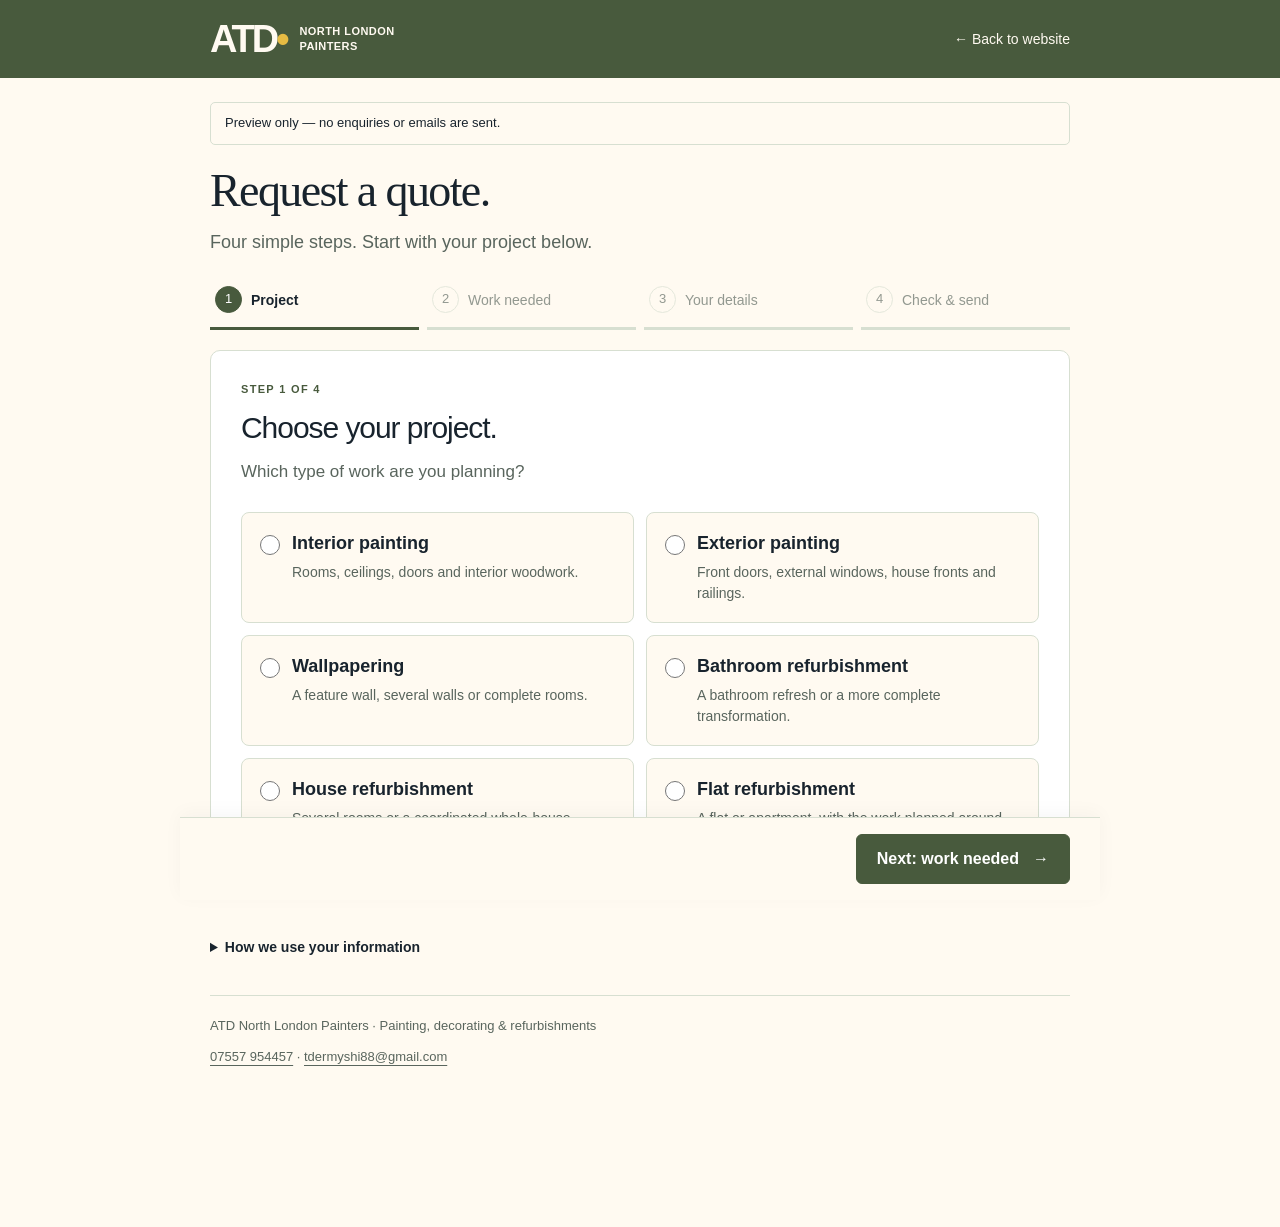
<file: booking.html>
<!doctype html>
<html lang="en-GB">
<head>
<meta charset="utf-8"><meta name="viewport" content="width=device-width,initial-scale=1">
<meta name="robots" content="noindex,nofollow"><meta name="theme-color" content="#18363b">
<title>Request a quote | ATD North London Painters</title>
<link rel="stylesheet" href="client-form.css?v=10">
<script src="client-config.js" defer></script><script src="enquiry-schema.js?v=5" defer></script><script src="client-form.js?v=nov19-14" defer></script><script src="client-extras.js?v=nov19-3" defer></script>
</head>
<body>
<a class="skip" href="#main">Skip to project form</a>
<header class="client-header"><a class="brand" href="https://atdnorthlondon.co.uk/" aria-label="Back to the ATD website"><strong>ATD<span>•</span></strong><span>NORTH LONDON<br>PAINTERS</span></a><a class="back-to-site" href="https://atdnorthlondon.co.uk/">← Back to website</a></header>
<main id="main">
<div id="previewNotice" class="notice" role="status">Preview only — no enquiries or emails are sent.</div>
<section id="verificationPanel" class="panel hidden" aria-labelledby="verificationTitle"><p class="eyebrow">YOUR EMAIL CONFIRMATION</p><h2 id="verificationTitle">Confirming your email</h2><p id="verificationStatus" role="status"></p><a class="button secondary" href="./booking.html">Start another enquiry</a></section>
<section id="enquiryPanel">
<div class="intro"><p class="eyebrow">YOUR ATD QUOTATION</p><h1>Request a quote.</h1><p>Four simple steps. Start with your project below.</p></div>
<nav class="step-navigation" aria-label="Quote form progress"><ol class="steps"><li aria-current="step"><button type="button" data-progress-step="0"><span>1</span><strong>Project</strong></button></li><li><button type="button" data-progress-step="1" disabled><span>2</span><strong>Work needed</strong></button></li><li><button type="button" data-progress-step="2" disabled><span>3</span><strong>Your details</strong></button></li><li><button type="button" data-progress-step="3" disabled><span>4</span><strong>Check & send</strong></button></li></ol></nav>
<div id="projectContext" class="project-context hidden" aria-live="polite"></div><form id="bookingForm" novalidate><input id="request-quote" name="request_type" type="hidden" value="quote"><div id="formError" class="form-error hidden" role="alert" tabindex="-1"></div>
<section class="form-step" data-step="0" aria-labelledby="stepTitle0"><div class="step-head"><p class="eyebrow">STEP 1 OF 4</p><h2 id="stepTitle0" tabindex="-1">Choose your project.</h2><p>Which type of work are you planning?</p></div>
<input id="service" type="hidden"><fieldset class="project-choices"><legend>Choose your project</legend><div class="project-choice-grid"><label class="project-choice" for="project-painting-decorating"><input id="project-painting-decorating" name="service_choice" type="radio" value="painting-decorating" data-service-choice required><span><strong>Interior painting</strong><small>Rooms, ceilings, doors and interior woodwork.</small></span></label><label class="project-choice" for="project-exterior-painting"><input id="project-exterior-painting" name="service_choice" type="radio" value="exterior-painting" data-service-choice required><span><strong>Exterior painting</strong><small>Front doors, external windows, house fronts and railings.</small></span></label><label class="project-choice" for="project-wallpapering"><input id="project-wallpapering" name="service_choice" type="radio" value="wallpapering" data-service-choice required><span><strong>Wallpapering</strong><small>A feature wall, several walls or complete rooms.</small></span></label><label class="project-choice" for="project-bathroom-refurbishments"><input id="project-bathroom-refurbishments" name="service_choice" type="radio" value="bathroom-refurbishments" data-service-choice required><span><strong>Bathroom refurbishment</strong><small>A bathroom refresh or a more complete transformation.</small></span></label><label class="project-choice" for="project-full-refurbishments"><input id="project-full-refurbishments" name="service_choice" type="radio" value="full-refurbishments" data-service-choice required><span><strong>House refurbishment</strong><small>Several rooms or a coordinated whole-house project.</small></span></label><label class="project-choice" for="project-full-flat-refurbishment"><input id="project-full-flat-refurbishment" name="service_choice" type="radio" value="full-flat-refurbishment" data-service-choice required><span><strong>Flat refurbishment</strong><small>A flat or apartment, with the work planned around your space.</small></span></label></div></fieldset>

</section>
<section class="form-step hidden" data-step="1" aria-labelledby="stepTitle1"><div class="step-head"><p class="eyebrow">STEP 2 OF 4</p><h2 id="stepTitle1" tabindex="-1">What work do you need?</h2><p>Select the work you would like done. Extra details are optional and can be discussed later.</p></div><div id="serviceFields"></div><div class="field"><label for="project_notes">Anything else we should know? <span>(optional)</span></label><textarea id="project_notes" rows="3" maxlength="1800" placeholder="Your priorities, anything unusual, or questions for Landi…"></textarea></div></section>
<section class="form-step hidden" data-step="2" aria-labelledby="stepTitle2"><div class="step-head"><p class="eyebrow">STEP 3 OF 4</p><h2 id="stepTitle2" tabindex="-1">How can we reach you?</h2><p>These details let us review your project and contact you about your quotation. Fields marked * are required.</p></div>
<div class="fields two"><div class="field"><label for="customer_name">Full name *</label><input id="customer_name" autocomplete="name" maxlength="150" required></div><div class="field"><label for="customer_phone">Phone number *</label><input id="customer_phone" type="tel" inputmode="tel" autocomplete="tel" maxlength="30" required></div><div class="field full"><label for="customer_email">Email address *</label><input id="customer_email" type="email" autocomplete="email" maxlength="254" required><small>Use an address where ATD can reply to you.</small></div><div class="field full"><label for="property_address">Full property address *</label><textarea id="property_address" rows="2" autocomplete="street-address" maxlength="450" placeholder="Building number or name, street, town / city" required></textarea></div><div class="field"><label for="property_postcode">Property postcode *</label><input id="property_postcode" autocomplete="postal-code" maxlength="10" required></div></div><details class="optional-details"><summary>Property, timing & materials <span>Optional — add what you know</span></summary><div class="fields two"><div class="field"><label for="property_type">Property type</label><select id="property_type"><option>Not sure</option><option>House</option><option>Flat / apartment</option><option>Maisonette</option><option>Commercial property</option><option>Other</option></select></div><div class="field"><label for="occupancy">Will the property be occupied?</label><select id="occupancy"><option>Not sure yet</option><option>Occupied during the work</option><option>Vacant during the work</option><option>Some rooms occupied / phased work</option></select></div><div class="field"><label for="preferred_date">Preferred start date <span>(optional)</span></label><input id="preferred_date" type="date"></div><div class="field full"><label for="timing">Timing or deadline <span>(optional)</span></label><input id="timing" maxlength="200" placeholder="Flexible, a preferred month, or a deadline to discuss"></div><div class="field full"><label for="access">Access, floor and lift details <span>(optional)</span></label><input id="access" maxlength="250" placeholder="For example: second-floor flat, lift available"></div><div class="field full"><label for="parking">Parking / loading arrangements <span>(optional)</span></label><input id="parking" maxlength="200"></div><div class="field"><label for="materials">Who will supply materials?</label><select id="materials"><option>Discuss with ATD</option><option>I will supply the materials</option><option>Please include materials in the quotation</option><option>A mixture — to agree</option></select></div><div class="field"><label for="budget">Indicative budget <span>(optional)</span></label><input id="budget" maxlength="100" placeholder="A range or ‘to discuss’"></div></div>
</details><label class="check-row"><input id="labour_offer" type="checkbox"><span>Please include the 10% labour offer.<small>Materials excluded. The saving will be shown in your written quotation.</small></span></label>
<div class="help-box"><strong>Photos help us understand the work.</strong><p>You can send project photos separately on <a href="https://wa.me/447557954457" target="_blank" rel="noopener noreferrer">WhatsApp</a>. Include your name so we can match them to your enquiry. After sending your enquiry, you can also attach up to four photos directly to your private enquiry page.</p></div>
</section>
<section class="form-step hidden" data-step="3" aria-labelledby="stepTitle3"><div class="step-head"><p class="eyebrow">STEP 4 OF 4</p><h2 id="stepTitle3" tabindex="-1">Check your quote request.</h2><p>Check the summary below. Use Edit to change a section without starting again.</p></div><div class="review-section-head"><h3>Your contact details</h3><button class="text-button" type="button" data-edit-step="2">Edit contact details</button></div><div id="reviewContact" class="review-contact"></div><div class="review-section-head"><h3>Your project</h3><button class="text-button" type="button" data-edit-step="1">Edit project details</button></div><button class="text-button review-service-edit" type="button" data-edit-step="0">Change project type</button><div id="reviewScope" class="review-scope"></div><div class="notice"><strong>Ready for ATD to review:</strong> send your request and we will contact you about the next step. No email confirmation is needed. Please check your contact details carefully.</div><p class="small-print">This is an enquiry, not a confirmed booking. Work, price, materials and payment arrangements must be agreed in writing.</p>
</section>
<div class="honeypot" aria-hidden="true"><label for="website">Leave this field empty</label><input id="website" autocomplete="off" tabindex="-1"></div>
<div id="submitStatus" class="notice hidden" role="status"></div>
<div class="form-actions"><button type="button" id="backBtn" class="button secondary hidden">← Back</button><button type="button" id="nextBtn" class="button">Next: work needed <span aria-hidden="true">→</span></button><button type="submit" id="submitBtn" class="button hidden">Send quote request <span aria-hidden="true">↗</span></button></div>
<noscript><p class="notice">This guided form needs JavaScript. Call <a href="tel:+447557954457">07557 954457</a> or email <a href="mailto:tdermyshi88@gmail.com">tdermyshi88@gmail.com</a> to discuss your project.</p></noscript>
</form>
</section>
<section class="privacy-note"><details><summary>How we use your information</summary><p>AT DERMYSHI LTD, trading as ATD North London Painters, uses the details you send to assess your project, respond and prepare a quotation. This does not sign you up for marketing. The enquiry system uses Supabase and an email delivery provider. Photos you send separately through WhatsApp are handled through that service.</p><p>Contact <a href="mailto:tdermyshi88@gmail.com">tdermyshi88@gmail.com</a> about your data or rights. Registered office: 94 Lausanne Road, London, England, N8 0HP. Company number 16124001.</p><a id="privacyLink" class="hidden">Read the privacy notice ↗</a></details></section>
<section id="legacyTracking" class="panel hidden"><h2>Check an existing request</h2><p>Use the private code from your existing tracking link. This does not confirm a new enquiry.</p><form id="statusForm"><label for="trackingToken">Private tracking code</label><input id="trackingToken" autocomplete="off" minlength="64" maxlength="64" pattern="[a-fA-F0-9]{64}" required><button class="button secondary" type="submit">Check request</button></form><pre id="trackingStatus" class="notice hidden" role="status"></pre></section>
<footer><p>ATD North London Painters · Painting, decorating & refurbishments</p><p><a href="tel:+447557954457">07557 954457</a> · <a href="mailto:tdermyshi88@gmail.com">tdermyshi88@gmail.com</a></p></footer>
</main>
</body></html>
</file>
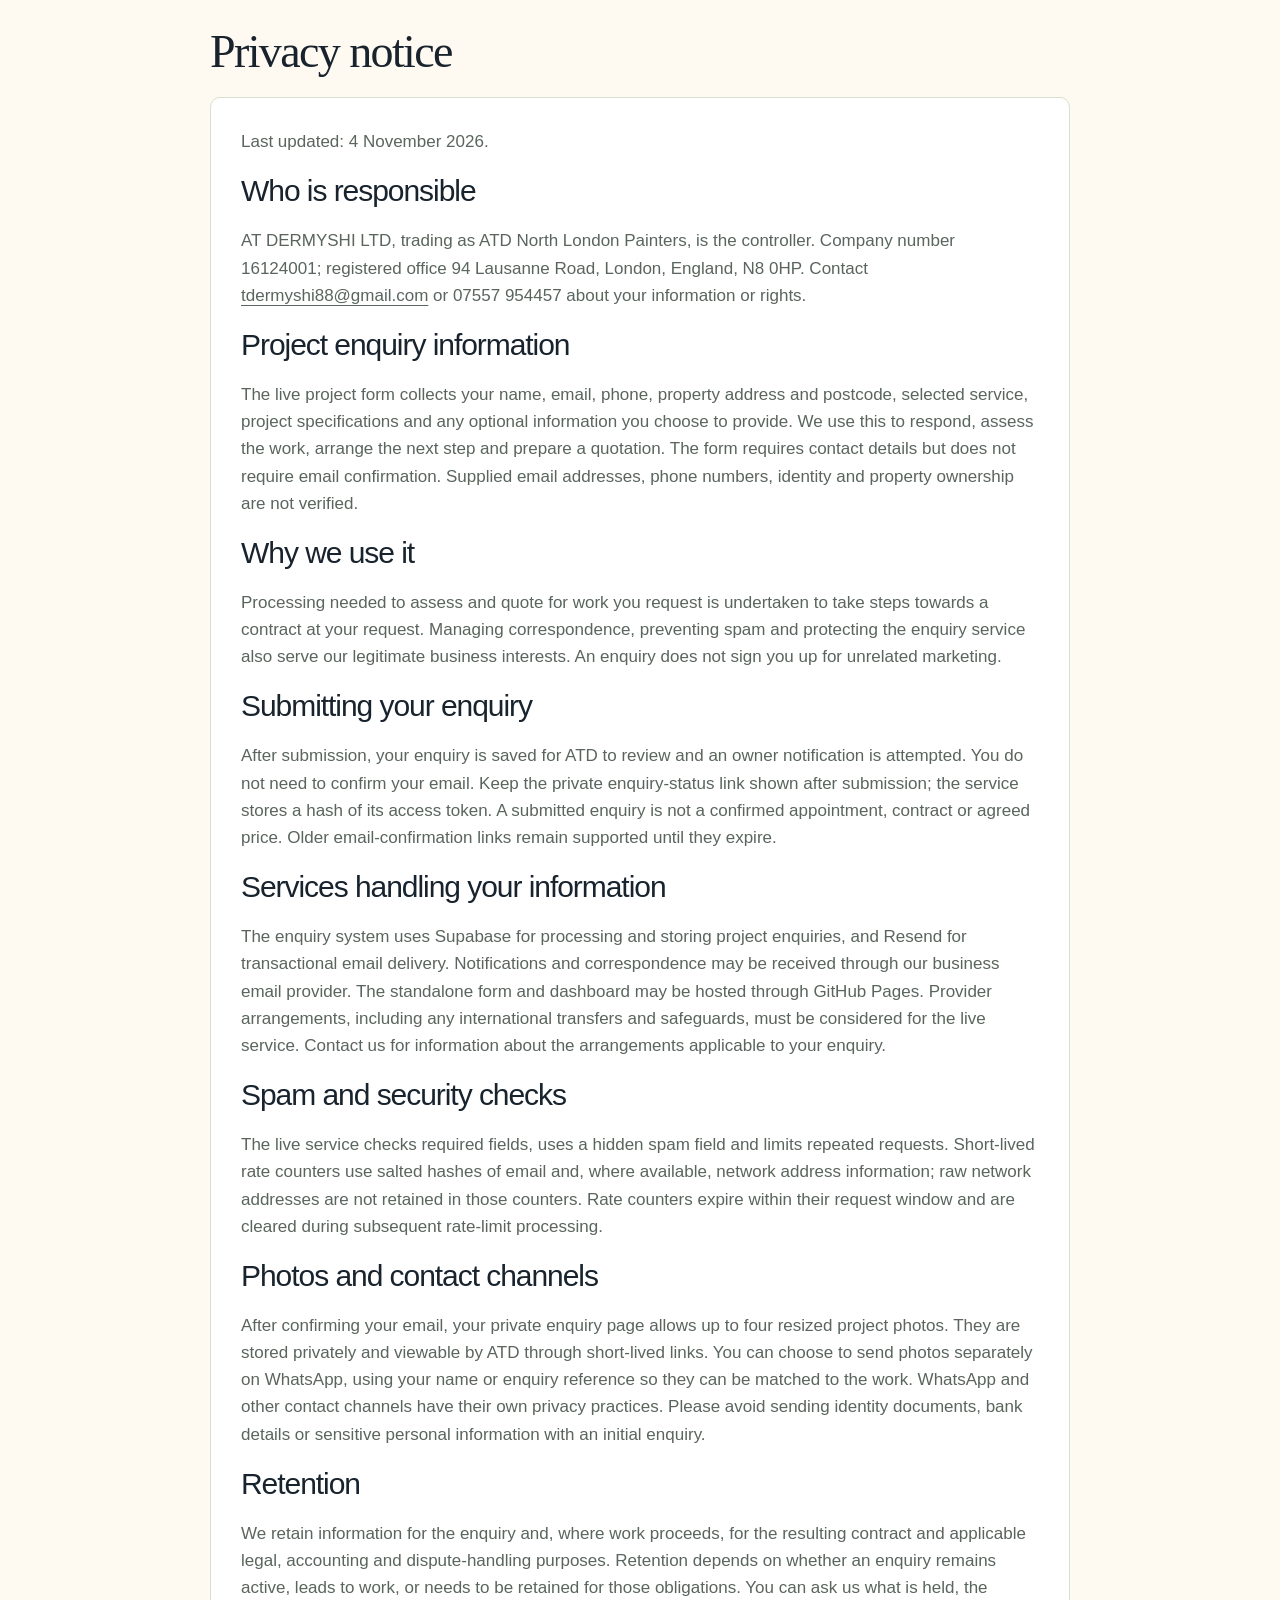
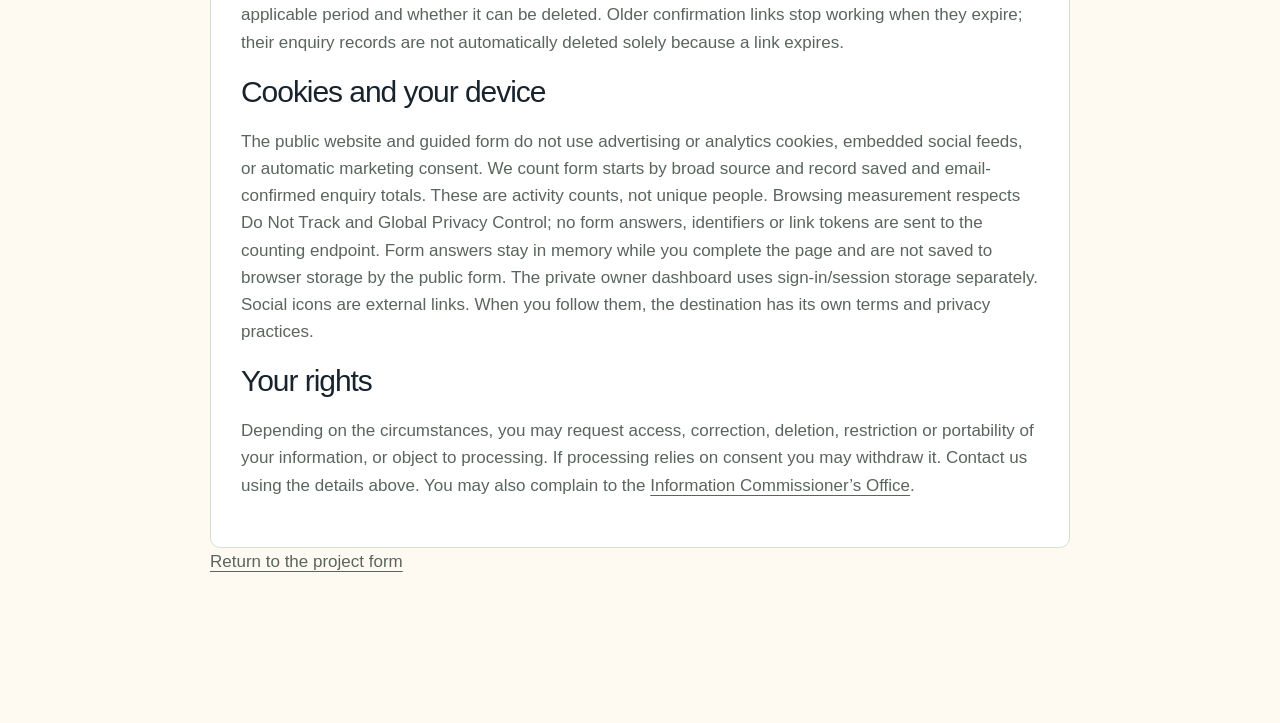
<file: privacy.html>
<!doctype html><html lang="en-GB"><head><meta charset="utf-8"><meta name="viewport" content="width=device-width,initial-scale=1"><meta name="robots" content="noindex,nofollow"><title>Privacy | ATD project enquiries</title><link rel="stylesheet" href="client-form.css"></head><body><main><h1>Privacy notice</h1><article class="panel"><p>Last updated: 4 November 2026.</p><h2>Who is responsible</h2><p>AT DERMYSHI LTD, trading as ATD North London Painters, is the controller. Company number 16124001; registered office 94 Lausanne Road, London, England, N8 0HP. Contact <a href="mailto:tdermyshi88@gmail.com">tdermyshi88@gmail.com</a> or 07557 954457 about your information or rights.</p><h2>Project enquiry information</h2><p>The live project form collects your name, email, phone, property address and postcode, selected service, project specifications and any optional information you choose to provide. We use this to respond, assess the work, arrange the next step and prepare a quotation. The form requires contact details but does not require email confirmation. Supplied email addresses, phone numbers, identity and property ownership are not verified.</p><h2>Why we use it</h2><p>Processing needed to assess and quote for work you request is undertaken to take steps towards a contract at your request. Managing correspondence, preventing spam and protecting the enquiry service also serve our legitimate business interests. An enquiry does not sign you up for unrelated marketing.</p><h2>Submitting your enquiry</h2><p>After submission, your enquiry is saved for ATD to review and an owner notification is attempted. You do not need to confirm your email. Keep the private enquiry-status link shown after submission; the service stores a hash of its access token. A submitted enquiry is not a confirmed appointment, contract or agreed price. Older email-confirmation links remain supported until they expire.</p><h2>Services handling your information</h2><p>The enquiry system uses Supabase for processing and storing project enquiries, and Resend for transactional email delivery. Notifications and correspondence may be received through our business email provider. The standalone form and dashboard may be hosted through GitHub Pages. Provider arrangements, including any international transfers and safeguards, must be considered for the live service. Contact us for information about the arrangements applicable to your enquiry.</p><h2>Spam and security checks</h2><p>The live service checks required fields, uses a hidden spam field and limits repeated requests. Short-lived rate counters use salted hashes of email and, where available, network address information; raw network addresses are not retained in those counters. Rate counters expire within their request window and are cleared during subsequent rate-limit processing.</p><h2>Photos and contact channels</h2><p>After confirming your email, your private enquiry page allows up to four resized project photos. They are stored privately and viewable by ATD through short-lived links. You can choose to send photos separately on WhatsApp, using your name or enquiry reference so they can be matched to the work. WhatsApp and other contact channels have their own privacy practices. Please avoid sending identity documents, bank details or sensitive personal information with an initial enquiry.</p><h2>Retention</h2><p>We retain information for the enquiry and, where work proceeds, for the resulting contract and applicable legal, accounting and dispute-handling purposes. Retention depends on whether an enquiry remains active, leads to work, or needs to be retained for those obligations. You can ask us what is held, the applicable period and whether it can be deleted. Older confirmation links stop working when they expire; their enquiry records are not automatically deleted solely because a link expires.</p><h2>Cookies and your device</h2><p>The public website and guided form do not use advertising or analytics cookies, embedded social feeds, or automatic marketing consent. We count form starts by broad source and record saved and email-confirmed enquiry totals. These are activity counts, not unique people. Browsing measurement respects Do Not Track and Global Privacy Control; no form answers, identifiers or link tokens are sent to the counting endpoint. Form answers stay in memory while you complete the page and are not saved to browser storage by the public form. The private owner dashboard uses sign-in/session storage separately. Social icons are external links. When you follow them, the destination has its own terms and privacy practices.</p><h2>Your rights</h2><p>Depending on the circumstances, you may request access, correction, deletion, restriction or portability of your information, or object to processing. If processing relies on consent you may withdraw it. Contact us using the details above. You may also complain to the <a href="https://ico.org.uk/make-a-complaint/">Information Commissioner’s Office</a>.</p></article><p><a href="booking.html">Return to the project form</a></p></main></body></html>
</file>
<file: client-form.css>
:root{--ink:#18232d;--paper:#fffaf1;--olive:#485a3d;--accent:#e6bb43;--muted:#59655d;--line:#d7dfd1;--soft:#eef2e6;--error:#9b2922}
*{box-sizing:border-box}body{margin:0;background:var(--paper);color:var(--ink);font:17px/1.6 Arial,Helvetica,sans-serif}a{color:inherit;text-underline-offset:4px}button,input,select,textarea{font:inherit}button{cursor:pointer}[hidden],.hidden{display:none!important}:focus-visible{outline:3px solid #9c8137;outline-offset:4px}.skip{position:fixed;top:-100px;left:15px;padding:10px;background:var(--ink);color:white;z-index:100}.skip:focus{top:10px}
.client-header{background:var(--olive);color:var(--paper);padding:20px max(24px,calc((100% - 860px)/2));display:flex;align-items:center;justify-content:space-between;gap:18px}.brand{text-decoration:none;display:flex;align-items:center;gap:13px}.brand>strong{font-size:38px;letter-spacing:-.08em;line-height:1}.brand>strong span{color:var(--accent)}.brand>span{font-size:11px;font-weight:700;letter-spacing:.04em;line-height:1.4}.back-to-site{font-size:14px;text-decoration:none;white-space:nowrap}
main{max-width:920px;margin:0 auto;padding:24px 30px 130px}.intro{padding:24px 0 20px}.eyebrow{font-size:11px;font-weight:700;letter-spacing:.12em;line-height:1.6;margin:0 0 12px}h1,h2,h3,h4{font-weight:400;line-height:1.2;letter-spacing:-.035em;margin:0 0 18px}h1{font-family:Georgia,serif;font-size:46px}h2{font-size:30px}h3{font-size:23px}h4{font-size:19px}p{margin:0 0 18px;color:var(--muted)}.intro p:last-child{font-size:18px;max-width:660px;margin:0}.step-navigation{margin-bottom:20px}.steps{list-style:none;margin:0;padding:0;display:grid;grid-template-columns:repeat(4,minmax(0,1fr));gap:8px}.steps li{border-bottom:3px solid var(--line)}.steps button{display:flex;align-items:center;gap:9px;width:100%;padding:12px 5px;border:0;background:none;color:var(--muted);min-height:54px;text-align:left;font-size:14px}.steps button>span{display:flex;align-items:center;justify-content:center;border:1px solid var(--line);border-radius:50%;width:27px;height:27px;flex-shrink:0;font-size:13px}.steps button strong{font-weight:400}.steps button:disabled{cursor:default;opacity:.65}.steps li[aria-current=step]{border-color:var(--olive)}.steps li[aria-current=step] button{color:var(--ink)}.steps li[aria-current=step] strong{font-weight:700}.steps li[aria-current=step] span,.steps li.is-complete span{background:var(--olive);border-color:var(--olive);color:white}.steps li.is-complete{border-color:var(--olive)}
.project-context{padding:10px 15px;border-left:3px solid var(--olive);background:var(--soft);font-size:15px;margin-bottom:18px;font-weight:700}.form-step,.panel{border:1px solid var(--line);padding:30px;background:white;border-radius:10px}.step-head{margin-bottom:26px}.step-head .eyebrow{color:var(--olive)}.step-head h2{margin-bottom:12px}.step-head p:last-child{margin:0;max-width:650px;font-size:17px}.project-choices{border:0;margin:0;padding:0}.project-choices>legend{font-size:16px;font-weight:700;margin-bottom:16px}.project-choice-grid{display:grid;grid-template-columns:repeat(2,minmax(0,1fr));gap:12px}.project-choice{display:flex;gap:12px;align-items:flex-start;border:1px solid var(--line);border-radius:8px;padding:18px;background:var(--paper);cursor:pointer}.project-choice input{flex-shrink:0;width:20px;height:20px;min-height:0;margin:4px 0 0;accent-color:var(--olive)}.project-choice strong{font-size:18px;line-height:1.35;display:block}.project-choice small{font-size:14px;line-height:1.5;display:block;margin-top:7px;color:var(--muted)}.project-choice:has(input:checked){border-color:var(--olive);box-shadow:inset 0 0 0 1px var(--olive);background:var(--soft)}.project-choice:focus-within{outline:3px solid #9c8137;outline-offset:3px}
.fields{display:grid;gap:0 20px}.fields.two{grid-template-columns:repeat(2,minmax(0,1fr))}.full{grid-column:1/-1}.field{margin:0 0 22px;min-width:0}.field>label,legend{display:block;font-size:16px;font-weight:700;line-height:1.5;margin:0 0 8px}.field>label span{font-size:14px;font-weight:400}.field small,.check-row small{display:block;font-size:14px;line-height:1.5;color:var(--muted);margin-top:7px}input,select,textarea{width:100%;padding:13px 14px;border:1px solid #a8b9ac;border-radius:6px;background:white;color:var(--ink);font-size:17px;min-height:50px}textarea{resize:vertical}input[aria-invalid=true],select[aria-invalid=true],textarea[aria-invalid=true]{border:2px solid var(--error)}select{appearance:none;-webkit-appearance:none;min-width:0;max-width:100%;padding-right:38px;background-image:url("data:image/svg+xml,%3Csvg xmlns='http://www.w3.org/2000/svg' width='16' height='10' viewBox='0 0 16 10'%3E%3Cpath d='m2 2 6 6 6-6' fill='none' stroke='%23485a3d' stroke-width='2'/%3E%3C/svg%3E");background-repeat:no-repeat;background-position:right 13px center;background-size:16px 10px;line-height:1.4}.field-group{font-size:19px;grid-column:1/-1;padding-top:6px;letter-spacing:0}
.item-card{border:1px solid var(--line);border-radius:8px;background:var(--paper);margin-bottom:16px;scroll-margin-top:20px}.item-summary{display:flex;align-items:center;gap:12px;list-style:none;padding:17px 19px;cursor:pointer}.item-summary::-webkit-details-marker{display:none}.item-number{display:flex;width:28px;height:28px;flex-shrink:0;align-items:center;justify-content:center;background:var(--olive);border-radius:50%;color:white;font-size:14px}.item-summary strong{font-size:18px;line-height:1.4;letter-spacing:0;overflow-wrap:anywhere}.item-toggle{margin-left:auto;font-size:14px;color:var(--olive);text-decoration:underline}.item-card[open]>.item-summary{border-bottom:1px solid var(--line)}.item-card[open]>.item-summary .item-toggle{font-size:0}.item-card[open]>.item-summary .item-toggle:after{content:'−';font-size:22px;text-decoration:none}.item-content{padding:22px}.item-head{display:flex;gap:12px;align-items:start;justify-content:space-between;margin-bottom:18px}.item-head p{font-size:15px;margin:0}.item-head button{padding:0 4px;min-height:36px;border:0;background:none;text-decoration:underline;color:var(--error);font-size:14px}.item-head button:disabled{display:none}.item-empty{font-size:15px;margin-bottom:15px}.item-done{font-size:14px!important;min-height:44px!important;margin-top:8px}.add-item{margin:4px 0 25px;width:100%;border-style:dashed!important}
.optional-details{border:1px solid var(--line);border-radius:6px;padding:0 17px;margin:0 0 22px;background:var(--paper)}.optional-details>summary{font-size:16px;font-weight:700;padding:16px 0;cursor:pointer;line-height:1.4}.optional-details>summary span{font-size:14px;font-weight:400;display:block;margin-top:4px;color:var(--muted)}.optional-details[open]>summary{border-bottom:1px solid var(--line);margin-bottom:20px}.checks{margin:0 0 24px;padding:0;border:0}.check-grid{display:grid;grid-template-columns:1fr 1fr;gap:10px}.check-row{display:flex;gap:11px;align-items:flex-start;font-size:16px;line-height:1.5;margin:18px 0}.check-row input{flex-shrink:0;width:21px;height:21px;min-height:0;margin:2px 0 0;accent-color:var(--olive)}.check-grid .check-row{margin:0;padding:12px;border:1px solid var(--line);border-radius:6px;background:var(--paper)}
.help-box,.notice{padding:17px 19px;border-left:3px solid var(--olive);background:var(--soft);margin:22px 0;font-size:15px;overflow-wrap:anywhere}.help-box strong{display:block;margin-bottom:6px}.help-box p{font-size:15px;margin:0}#previewNotice{margin:0;padding:10px 14px;font-size:13px;border:1px solid var(--line);border-radius:5px;background:var(--paper)}.button{display:inline-flex;align-items:center;justify-content:center;gap:14px;min-height:50px;padding:13px 20px;border:1px solid var(--olive);border-radius:6px;background:var(--olive);color:white;font-size:16px;font-weight:700;line-height:1.4;text-decoration:none}.button.secondary{background:white;color:var(--olive)}.button:hover{background:var(--ink);color:white}.button:disabled{opacity:.6;cursor:wait}.form-actions{position:fixed;left:50%;bottom:0;transform:translateX(-50%);width:min(100%,920px);display:flex;justify-content:space-between;align-items:center;gap:16px;padding:16px 30px max(16px,env(safe-area-inset-bottom));background:var(--paper);border-top:1px solid var(--line);box-shadow:0 -4px 18px #18232d09;z-index:20}.form-actions>#nextBtn,.form-actions>#submitBtn{margin-left:auto}.form-error{color:var(--error);border:1px solid var(--error);background:#fff5f3;padding:16px;margin-bottom:20px;border-radius:6px;font-size:16px}
.review-section-head{display:flex;align-items:center;justify-content:space-between;gap:14px;margin:24px 0 12px;flex-wrap:wrap}.review-section-head h3{font-size:22px;margin:0}.review-contact{padding:18px;border:1px solid var(--line);border-radius:6px;white-space:pre-line;font-size:16px;overflow-wrap:anywhere}.text-button{border:0;background:none;color:var(--olive);font-size:15px;font-weight:700;min-height:42px;padding:5px 0;text-decoration:underline;text-underline-offset:4px;text-align:left}.review-service-edit{margin-bottom:12px}.review-scope{overflow-wrap:anywhere}.review-block{padding:18px;border:1px solid var(--line);border-radius:6px;margin-bottom:12px}.review-block h4{font-size:18px;margin-bottom:8px}.review-block p{font-size:15px;margin-bottom:7px}.review-block p:last-child{margin:0}.small-print{font-size:14px;margin-top:18px}.honeypot{position:absolute;left:-10000px;top:auto;width:1px;height:1px;overflow:hidden}.privacy-note{margin:24px 0;font-size:14px}.privacy-note summary{cursor:pointer;font-weight:700;padding:12px 0}.privacy-note p{margin-top:14px}footer{padding:20px 0;border-top:1px solid var(--line);font-size:13px}footer p{margin:0 0 10px}#statusForm .button{margin-top:18px}.embedded .client-header,.embedded .intro,.embedded footer{display:none}.embedded main{margin:0;padding:0;max-width:none}.embedded .form-actions{position:sticky;left:auto;transform:none;width:100%}
@media(max-width:600px){.client-header{padding:18px 20px}.brand>strong{font-size:32px}.brand>span{font-size:9px}.back-to-site{font-size:12px}main{padding:18px 18px 120px}.intro{padding:20px 0}h1{font-size:35px}h2{font-size:27px}.intro p:last-child{font-size:16px}.eyebrow{font-size:10px}.steps{gap:6px}.steps button{flex-direction:column;justify-content:start;text-align:center;gap:6px;padding:8px 2px;font-size:12px;line-height:1.3;min-height:72px}.steps button>span{width:26px;height:26px}.form-step,.panel{padding:23px 18px}.step-head{margin-bottom:23px}.step-head p:last-child{font-size:16px}.project-choice-grid{gap:10px}.project-choice{display:block;padding:13px;position:relative}.project-choice input{margin:0 0 10px}.project-choice strong{font-size:16px}.project-choice small{font-size:13px;line-height:1.4}.fields.two,.check-grid{grid-template-columns:1fr}.item-content{padding:18px 14px}.item-summary{padding:14px 13px;gap:9px}.item-summary strong{font-size:17px}.item-number{width:25px;height:25px}.item-toggle{font-size:13px}.optional-details{padding:0 13px}.field>label{font-size:16px}.form-actions{padding:12px 18px max(12px,env(safe-area-inset-bottom));gap:12px}.form-actions .button{padding:12px 15px;font-size:15px}.review-section-head{gap:2px}.help-box,.notice{padding:15px}.project-context{font-size:14px}}
@media(prefers-reduced-motion:reduce){*{scroll-behavior:auto!important}}

/* Start with the choices, keeping the introduction compact. */
.intro{padding:18px 0 16px}.intro .eyebrow{display:none}.intro h1{margin-bottom:10px}.project-choices>legend{position:absolute;width:1px;height:1px;clip-path:inset(50%);overflow:hidden}
@media(max-width:600px){.client-header{padding-block:14px}main{padding-top:14px}.intro h1{font-size:32px}.intro p:last-child{font-size:15px}.step-navigation{margin-bottom:16px}.step-head{margin-bottom:20px}.project-choice{padding:14px}.project-choice strong{font-size:16px}.project-choice small{font-size:13px}}

/* The same work checklist treatment across each service. */
.work-checklist .checks{margin-bottom:14px}.work-help{font-size:15px;margin:0 0 24px}.scope-detail-disclosure{margin-top:4px}.work-checklist fieldset[aria-invalid=true]{outline:2px solid var(--error);outline-offset:7px;border-radius:6px}

.photo-attachments{margin-top:28px}.photo-attachments h2{font-size:28px}.photo-attachments label{display:block;font-weight:bold}.photo-attachments input{margin:12px 0}.photo-attachments [role=status]{margin-top:16px;overflow-wrap:anywhere}
</file>
